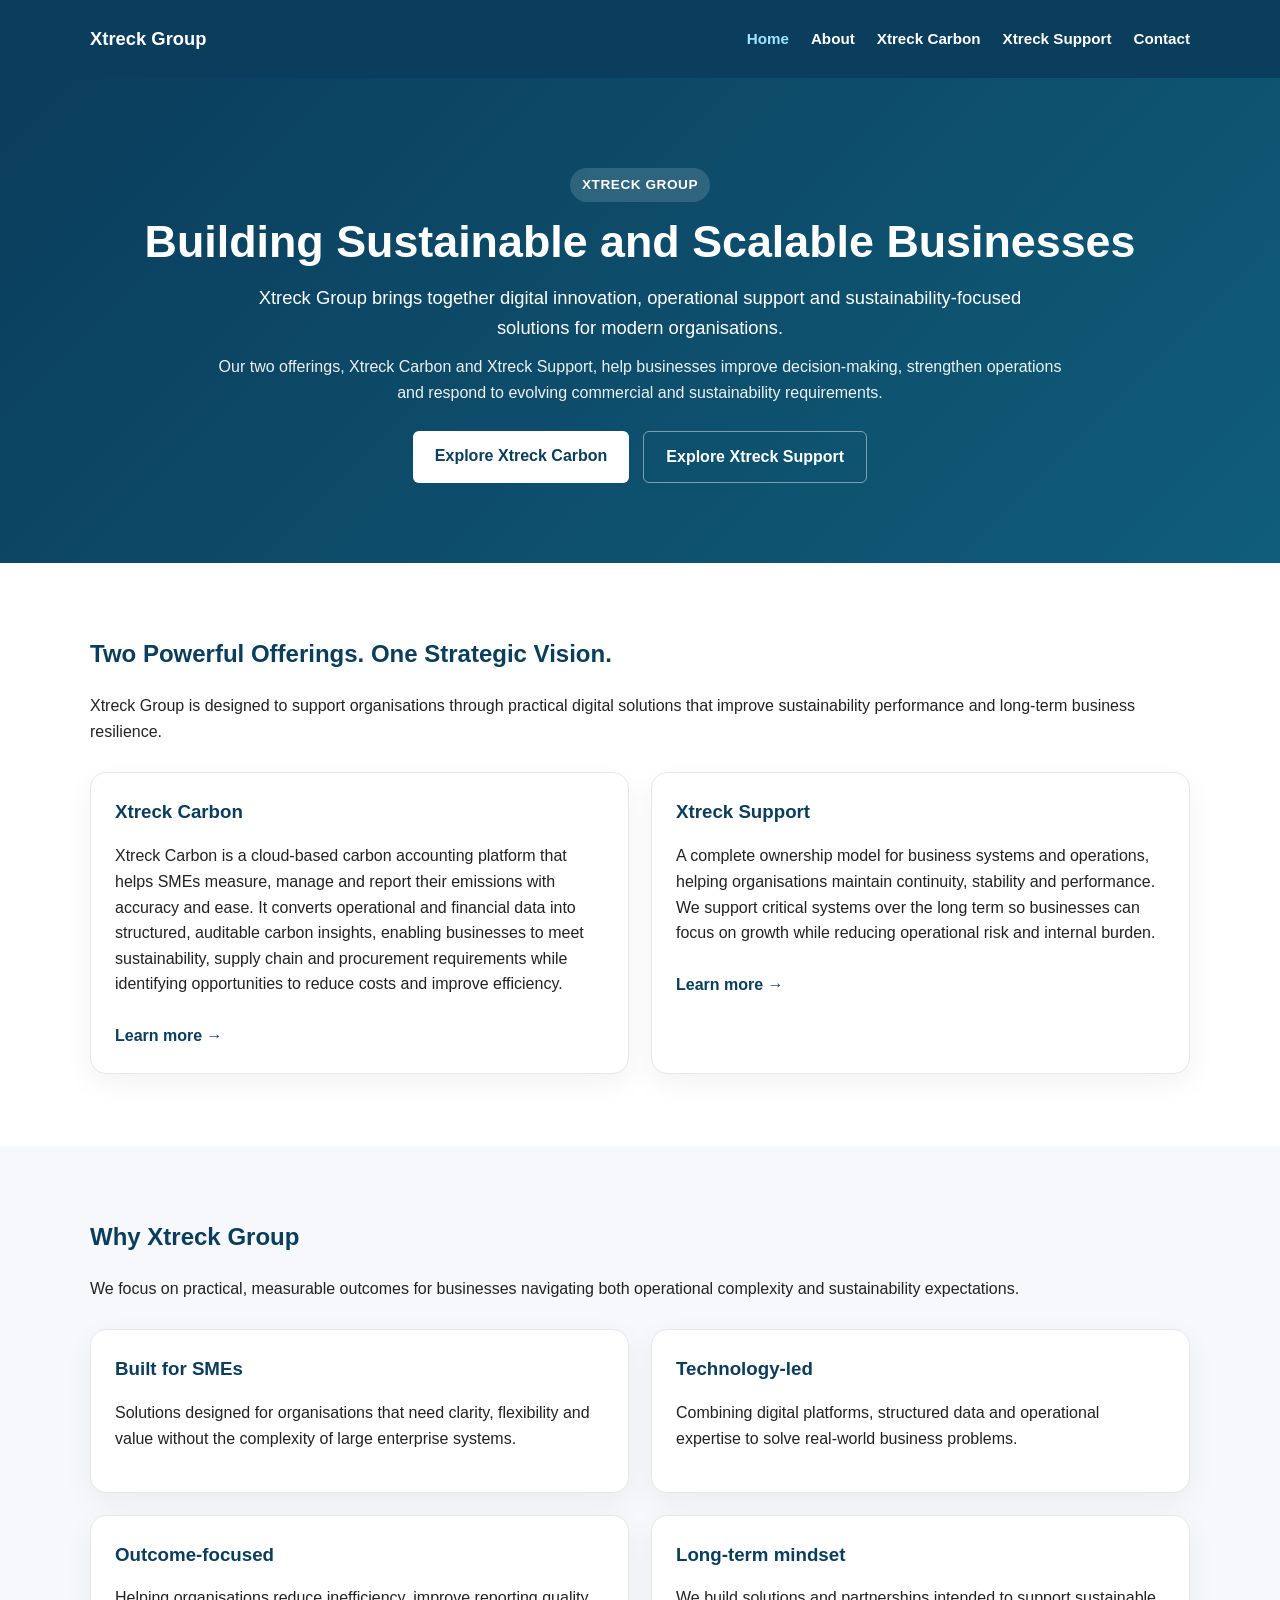
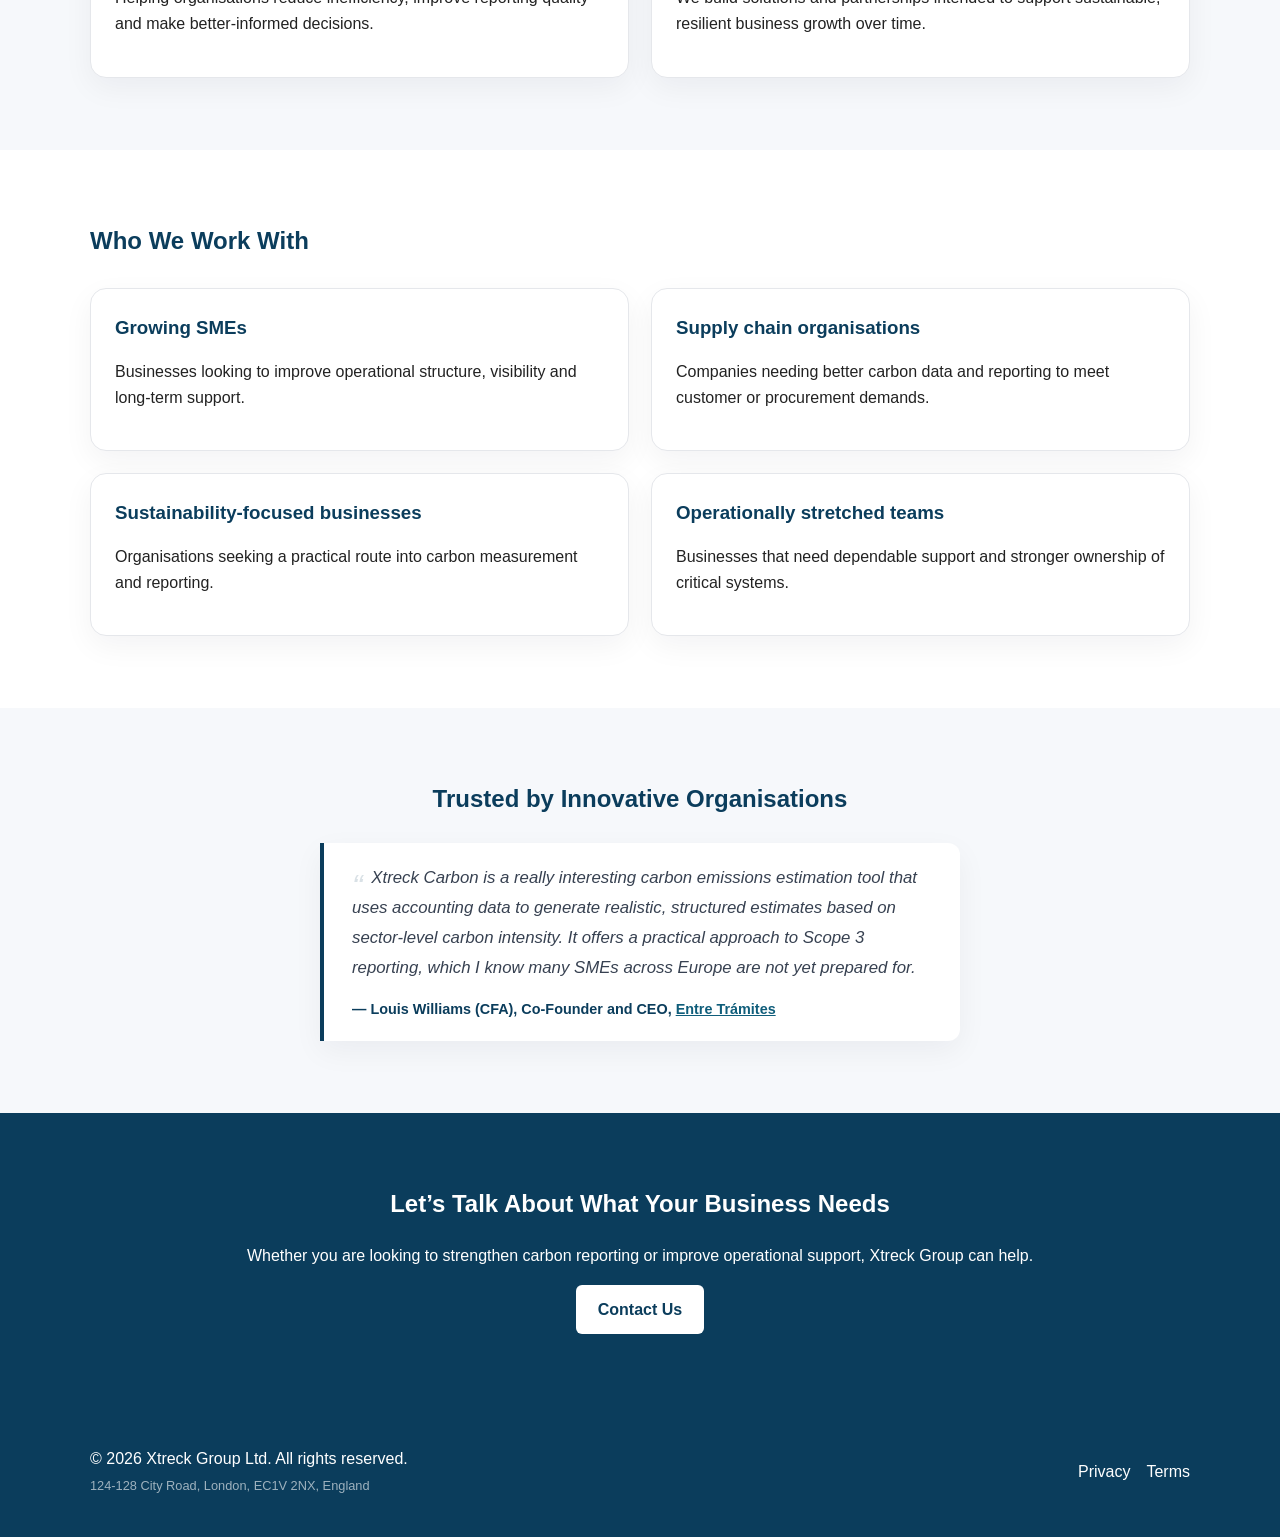
<file: index.html>
<!DOCTYPE html>
<html lang="en">
<head>
  <meta charset="UTF-8" />
  <meta name="viewport" content="width=device-width, initial-scale=1.0" />

  <title>Carbon Accounting and Business Systems Support for UK SMEs | Xtreck Group</title>
  <meta name="description" content="Xtreck Group helps UK SMEs measure and report carbon emissions and take long-term ownership of critical business systems. Carbon accounting plus operational support." />
  <link rel="canonical" href="https://xtreck.com/" />
  <meta name="robots" content="index, follow, max-snippet:-1, max-image-preview:large" />

  <meta property="og:type" content="website" />
  <meta property="og:site_name" content="Xtreck Group" />
  <meta property="og:locale" content="en_GB" />
  <meta property="og:url" content="https://xtreck.com/" />
  <meta property="og:title" content="Carbon Accounting and Business Systems Support for UK SMEs" />
  <meta property="og:description" content="Xtreck Group helps UK SMEs measure and report carbon emissions and take long-term ownership of critical business systems. Carbon accounting plus operational support." />
  <!-- TODO: create /og-image.png at 1200x630, then uncomment:
  <meta property="og:image" content="https://xtreck.com/og-image.png" />
  <meta name="twitter:card" content="summary_large_image" />
  -->

  <link rel="stylesheet" href="assets/css/style.css" />

  <script type="application/ld+json">
    {
      "@context": "https://schema.org",
      "@type": "Organization",
      "@id": "https://xtreck.com/#organization",
      "name": "Xtreck Group Ltd",
      "url": "https://xtreck.com/",
      "description": "Xtreck Group brings together Xtreck Carbon and Xtreck Support to help organisations improve sustainability performance and strengthen business operations.",
      "email": "contact@xtreck.com",
      "address": {
        "@type": "PostalAddress",
        "streetAddress": "124-128 City Road",
        "addressLocality": "London",
        "postalCode": "EC1V 2NX",
        "addressCountry": "GB"
      }
    }
  </script>
  <!-- TODO add to the Organization block above once you have them:
       "logo": "https://xtreck.com/assets/img/logo.png",
       "sameAs": ["<LinkedIn company page URL>"],
       "identifier": { "@type": "PropertyValue",
                       "name": "Companies House registration number",
                       "value": "<verify on Companies House>" }
  -->
  <script type="application/ld+json">
    {
      "@context": "https://schema.org",
      "@type": "WebSite",
      "@id": "https://xtreck.com/#website",
      "url": "https://xtreck.com/",
      "name": "Xtreck Group",
      "publisher": { "@id": "https://xtreck.com/#organization" },
      "inLanguage": "en-GB"
    }
  </script>
</head>
<body>
<header class="site-header">
  <div class="container header-inner">
    <a href="index.html" class="logo">Xtreck Group</a>

    <button class="nav-toggle" aria-label="Toggle navigation">☰</button>

    <nav class="site-nav">
      <a href="index.html" class="active">Home</a>
      <a href="about.html">About</a>
      <a href="xtreck-carbon.html">Xtreck Carbon</a>
      <a href="xtreck-support.html">Xtreck Support</a>
      <a href="contact.html">Contact</a>
    </nav>
  </div>
</header>

<main>
  <section class="hero hero-home">
    <div class="container">
      <span class="eyebrow">Xtreck Group</span>
      <h1>Building Sustainable and Scalable Businesses</h1>
      <p class="hero-text">
        Xtreck Group brings together digital innovation, operational support and
        sustainability-focused solutions for modern organisations.
      </p>
      <p class="hero-subtext">
        Our two offerings, Xtreck Carbon and Xtreck Support, help businesses improve
        decision-making, strengthen operations and respond to evolving commercial
        and sustainability requirements.
      </p>
      <div class="hero-actions">
        <a class="btn btn-primary" href="xtreck-carbon.html">Explore Xtreck Carbon</a>
        <a class="btn btn-secondary" href="xtreck-support.html">Explore Xtreck Support</a>
      </div>
    </div>
  </section>

  <section class="section">
    <div class="container">
      <div class="section-heading">
        <h2>Two Powerful Offerings. One Strategic Vision.</h2>
        <p>
          Xtreck Group is designed to support organisations through practical digital
          solutions that improve sustainability performance and long-term business resilience.
        </p>
      </div>

      <div class="feature-grid">
        <div class="feature-card">
          <h3>Xtreck Carbon</h3>
          <p>
            Xtreck Carbon is a cloud-based carbon accounting platform that helps SMEs measure, manage and report their emissions with accuracy and ease.
            It converts operational and financial data into structured,
            auditable carbon insights, enabling businesses to meet sustainability, supply chain and procurement requirements while identifying opportunities to reduce costs and improve efficiency.
          </p>
          <a class="text-link" href="xtreck-carbon.html">Learn more →</a>
        </div>

        <div class="feature-card">
          <h3>Xtreck Support</h3>
          <p>
            A complete ownership model for business systems and operations, helping
            organisations maintain continuity, stability and performance.
            We support critical systems over the long term so businesses can focus on growth
            while reducing operational risk and internal burden.
          </p>
          <a class="text-link" href="xtreck-support.html">Learn more →</a>
        </div>
      </div>
    </div>
  </section>

  <section class="section alt-section">
    <div class="container">
      <div class="section-heading">
        <h2>Why Xtreck Group</h2>
        <p>
          We focus on practical, measurable outcomes for businesses navigating both
          operational complexity and sustainability expectations.
        </p>
      </div>

      <div class="feature-grid">
        <div class="feature-card">
          <h3>Built for SMEs</h3>
          <p>
            Solutions designed for organisations that need clarity, flexibility and value
            without the complexity of large enterprise systems.
          </p>
        </div>
        <div class="feature-card">
          <h3>Technology-led</h3>
          <p>
            Combining digital platforms, structured data and operational expertise to solve
            real-world business problems.
          </p>
        </div>
        <div class="feature-card">
          <h3>Outcome-focused</h3>
          <p>
            Helping organisations reduce inefficiency, improve reporting quality and make
            better-informed decisions.
          </p>
        </div>
        <div class="feature-card">
          <h3>Long-term mindset</h3>
          <p>
            We build solutions and partnerships intended to support sustainable, resilient
            business growth over time.
          </p>
        </div>
      </div>
    </div>
  </section>

  <section class="section">
    <div class="container">
      <div class="section-heading">
        <h2>Who We Work With</h2>
      </div>

      <div class="feature-grid">
        <div class="feature-card">
          <h3>Growing SMEs</h3>
          <p>
            Businesses looking to improve operational structure, visibility and long-term support.
          </p>
        </div>
        <div class="feature-card">
          <h3>Supply chain organisations</h3>
          <p>
            Companies needing better carbon data and reporting to meet customer or procurement demands.
          </p>
        </div>
        <div class="feature-card">
          <h3>Sustainability-focused businesses</h3>
          <p>
            Organisations seeking a practical route into carbon measurement and reporting.
          </p>
        </div>
        <div class="feature-card">
          <h3>Operationally stretched teams</h3>
          <p>
            Businesses that need dependable support and stronger ownership of critical systems.
          </p>
        </div>
      </div>
    </div>
  </section>

  <!-- ADD NEW TESTIMONIAL SECTION HERE -->
  <section class="section alt-section">
    <div class="container narrow text-center">
      <h2>Trusted by Innovative Organisations</h2>
      <blockquote>
        <p>
          Xtreck Carbon is a really interesting carbon emissions estimation tool that
          uses accounting data to generate realistic, structured estimates based on
          sector-level carbon intensity. It offers a practical approach to Scope 3 reporting,
          which I know many SMEs across Europe are not yet prepared for.
        </p>
        <cite>— Louis Williams (CFA), Co-Founder and CEO,
          <a href="https://entretramites.com/en/" target="_blank" rel="noopener">Entre Trámites</a>
        </cite>
      </blockquote>
    </div>
  </section>


  <section class="section cta-section">
    <div class="container narrow text-center">
      <h2>Let’s Talk About What Your Business Needs</h2>
      <p>
        Whether you are looking to strengthen carbon reporting or improve operational
        support, Xtreck Group can help.
      </p>
      <a class="btn btn-primary" href="contact.html">Contact Us</a>
    </div>
  </section>
</main>

<footer class="site-footer">
  <div class="container footer-inner">
    <p>© 2026 Xtreck Group Ltd. All rights reserved.<br />
      <small>124-128 City Road, London, EC1V 2NX, England</small></p>
    <div class="footer-links">
      <a href="privacy.html">Privacy</a>
      <a href="terms.html">Terms</a>
    </div>
  </div>
</footer>

<script src="assets/js/main.js"></script>
</body>
</html>
</file>
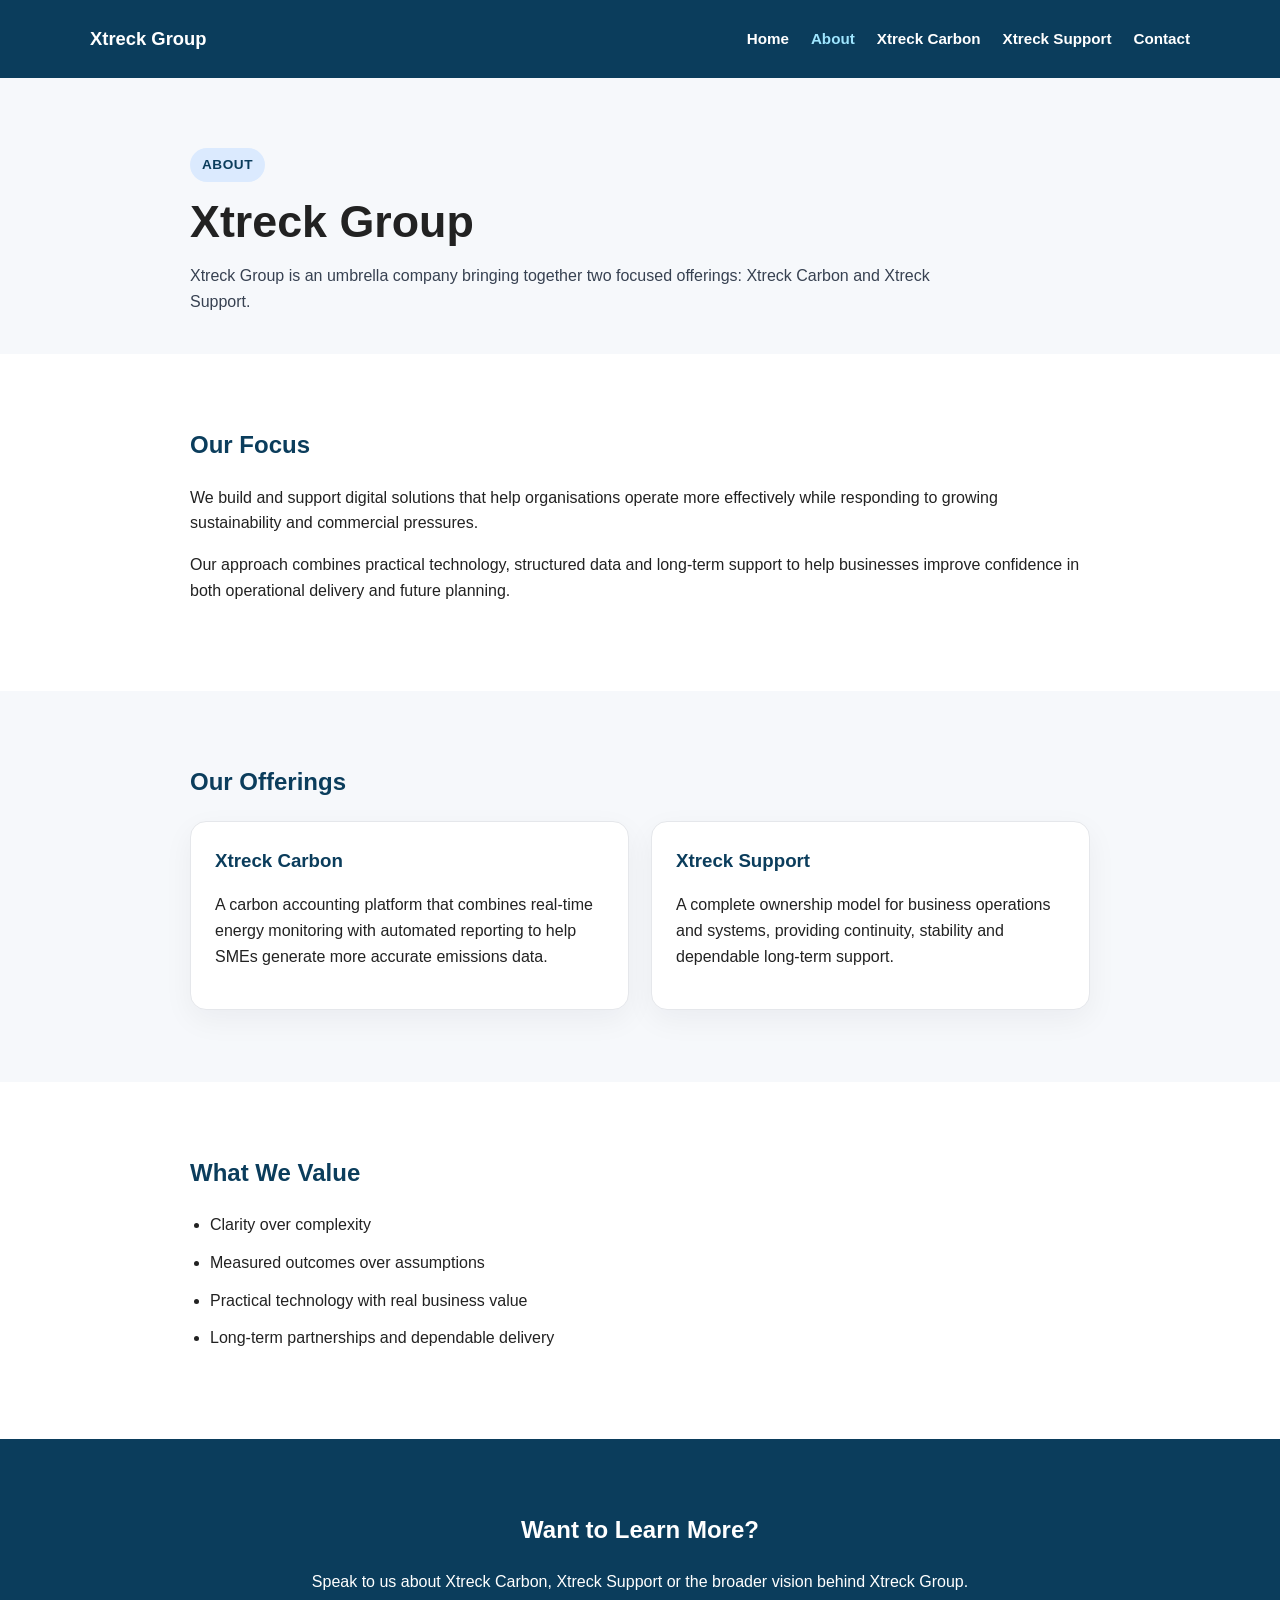
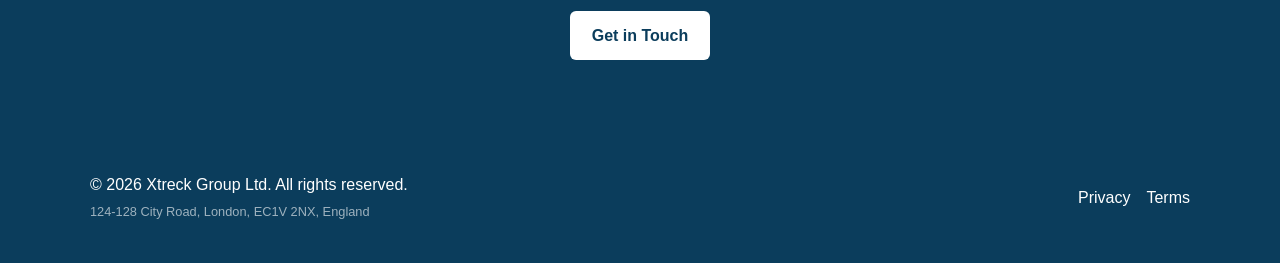
<file: about.html>
<!DOCTYPE html>
<html lang="en">
<head>
  <meta charset="UTF-8" />
  <meta name="viewport" content="width=device-width, initial-scale=1.0" />
  <title>About | Xtreck Group</title>
  <meta
          name="description"
          content="Learn about Xtreck Group and its two offerings: Xtreck Carbon and Xtreck Support."
  />
  <link rel="stylesheet" href="assets/css/style.css" />
</head>
<body>
<header class="site-header">
  <div class="container header-inner">
    <a href="index.html" class="logo">Xtreck Group</a>
    <button class="nav-toggle" aria-label="Toggle navigation">☰</button>

    <nav class="site-nav">
      <a href="index.html">Home</a>
      <a href="about.html" class="active">About</a>
      <a href="xtreck-carbon.html">Xtreck Carbon</a>
      <a href="xtreck-support.html">Xtreck Support</a>
      <a href="contact.html">Contact</a>
    </nav>
  </div>
</header>

<main>
  <section class="page-hero">
    <div class="container narrow">
      <span class="eyebrow dark">About</span>
      <h1>Xtreck Group</h1>
      <p>
        Xtreck Group is an umbrella company bringing together two focused offerings:
        Xtreck Carbon and Xtreck Support.
      </p>
    </div>
  </section>

  <section class="section">
    <div class="container narrow">
      <h2>Our Focus</h2>
      <p>
        We build and support digital solutions that help organisations operate more effectively
        while responding to growing sustainability and commercial pressures.
      </p>
      <p>
        Our approach combines practical technology, structured data and long-term support to
        help businesses improve confidence in both operational delivery and future planning.
      </p>
    </div>
  </section>

  <section class="section alt-section">
    <div class="container narrow">
      <h2>Our Offerings</h2>

      <div class="feature-grid">
        <div class="feature-card">
          <h3>Xtreck Carbon</h3>
          <p>
            A carbon accounting platform that combines real-time energy monitoring with
            automated reporting to help SMEs generate more accurate emissions data.
          </p>
        </div>
        <div class="feature-card">
          <h3>Xtreck Support</h3>
          <p>
            A complete ownership model for business operations and systems, providing
            continuity, stability and dependable long-term support.
          </p>
        </div>
      </div>
    </div>
  </section>

  <section class="section">
    <div class="container narrow">
      <h2>What We Value</h2>
      <ul class="styled-list">
        <li>Clarity over complexity</li>
        <li>Measured outcomes over assumptions</li>
        <li>Practical technology with real business value</li>
        <li>Long-term partnerships and dependable delivery</li>
      </ul>
    </div>
  </section>

  <section class="section cta-section">
    <div class="container narrow text-center">
      <h2>Want to Learn More?</h2>
      <p>
        Speak to us about Xtreck Carbon, Xtreck Support or the broader vision behind Xtreck Group.
      </p>
      <a class="btn btn-primary" href="contact.html">Get in Touch</a>
    </div>
  </section>
</main>

<footer class="site-footer">
  <div class="container footer-inner">
    <p>© 2026 Xtreck Group Ltd. All rights reserved.<br />
      <small>124-128 City Road, London, EC1V 2NX, England</small></p>
    <div class="footer-links">
      <a href="privacy.html">Privacy</a>
      <a href="terms.html">Terms</a>
    </div>
  </div>
</footer>

<script src="assets/js/main.js"></script>
</body>
</html>
</file>
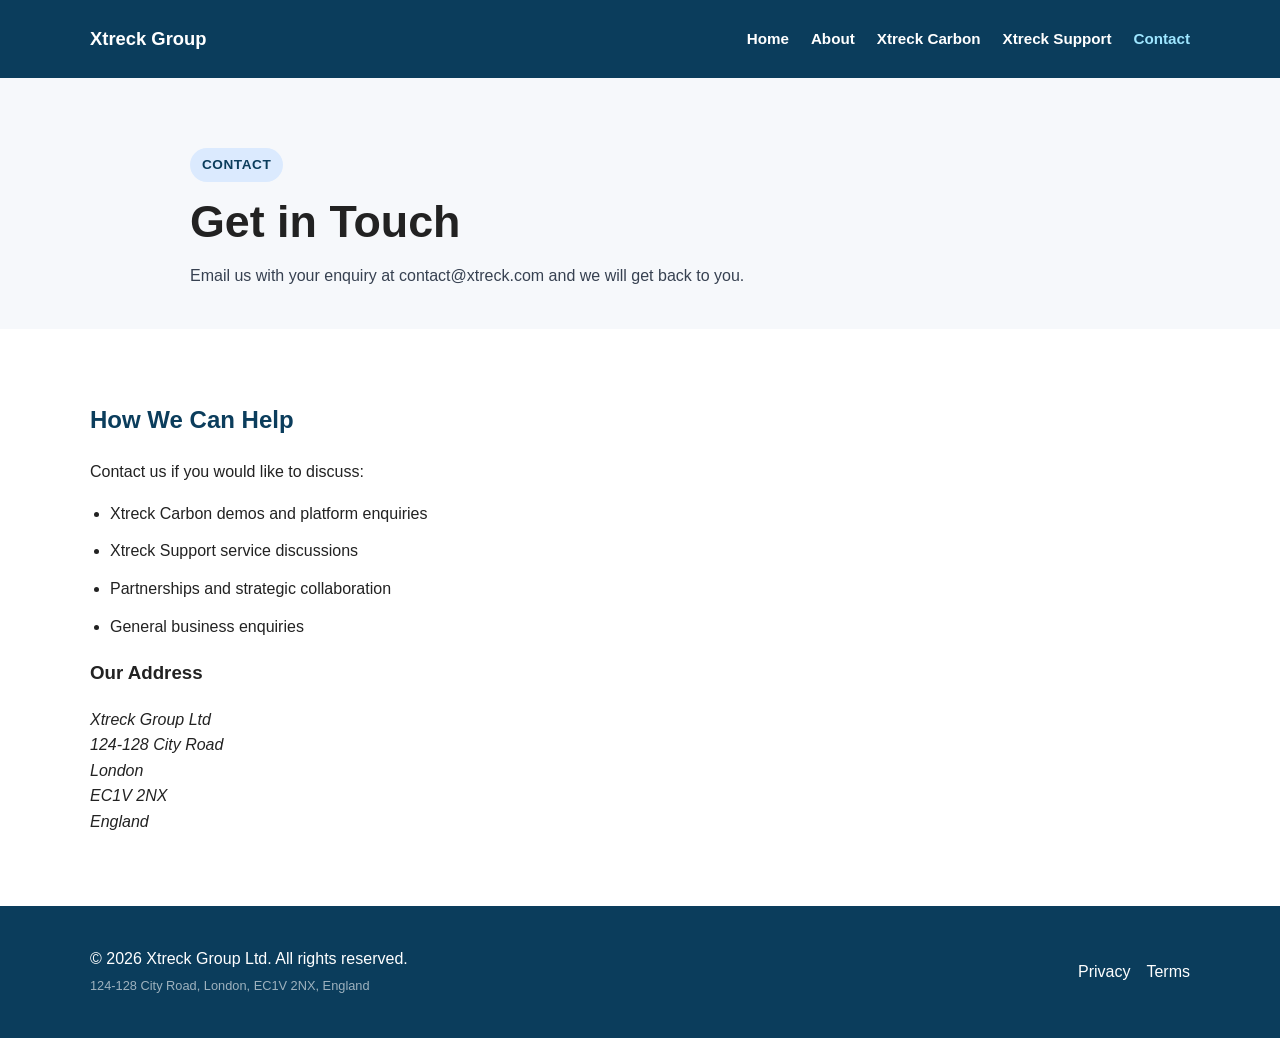
<file: contact.html>
<!DOCTYPE html>
<html lang="en">
<head>
  <meta charset="UTF-8" />
  <meta name="viewport" content="width=device-width, initial-scale=1.0" />
  <title>Contact | Xtreck Group</title>
  <meta
          name="description"
          content="Contact Xtreck Group about Xtreck Carbon, Xtreck Support or partnership opportunities."
  />
  <link rel="stylesheet" href="assets/css/style.css" />
</head>
<body>
<header class="site-header">
  <div class="container header-inner">
    <a href="index.html" class="logo">Xtreck Group</a>
    <button class="nav-toggle" aria-label="Toggle navigation">☰</button>

    <nav class="site-nav">
      <a href="index.html">Home</a>
      <a href="about.html">About</a>
      <a href="xtreck-carbon.html">Xtreck Carbon</a>
      <a href="xtreck-support.html">Xtreck Support</a>
      <a href="contact.html" class="active">Contact</a>
    </nav>
  </div>
</header>

<main>
  <section class="page-hero">
    <div class="container narrow">
      <span class="eyebrow dark">Contact</span>
      <h1>Get in Touch</h1>
      <p>
        Email us with your enquiry at contact@xtreck.com and we will get back to you.
      </p>
    </div>
  </section>

  <section class="section">
    <div class="container contact-grid">
      <div class="contact-copy">
        <h2>How We Can Help</h2>
        <p>
          Contact us if you would like to discuss:
        </p>
        <ul class="styled-list">
          <li>Xtreck Carbon demos and platform enquiries</li>
          <li>Xtreck Support service discussions</li>
          <li>Partnerships and strategic collaboration</li>
          <li>General business enquiries</li>
        </ul>
        <h3>Our Address</h3>
        <address>
          Xtreck Group Ltd<br />
          124-128 City Road<br />
          London<br />
          EC1V 2NX<br />
          England
        </address>
      </div>

    </div>
  </section>
</main>

<footer class="site-footer">
  <div class="container footer-inner">
    <p>© 2026 Xtreck Group Ltd. All rights reserved.<br />
      <small>124-128 City Road, London, EC1V 2NX, England</small></p>
    <div class="footer-links">
      <a href="privacy.html">Privacy</a>
      <a href="terms.html">Terms</a>
    </div>
  </div>
</footer>

<script src="assets/js/main.js"></script>
</body>
</html>
</file>
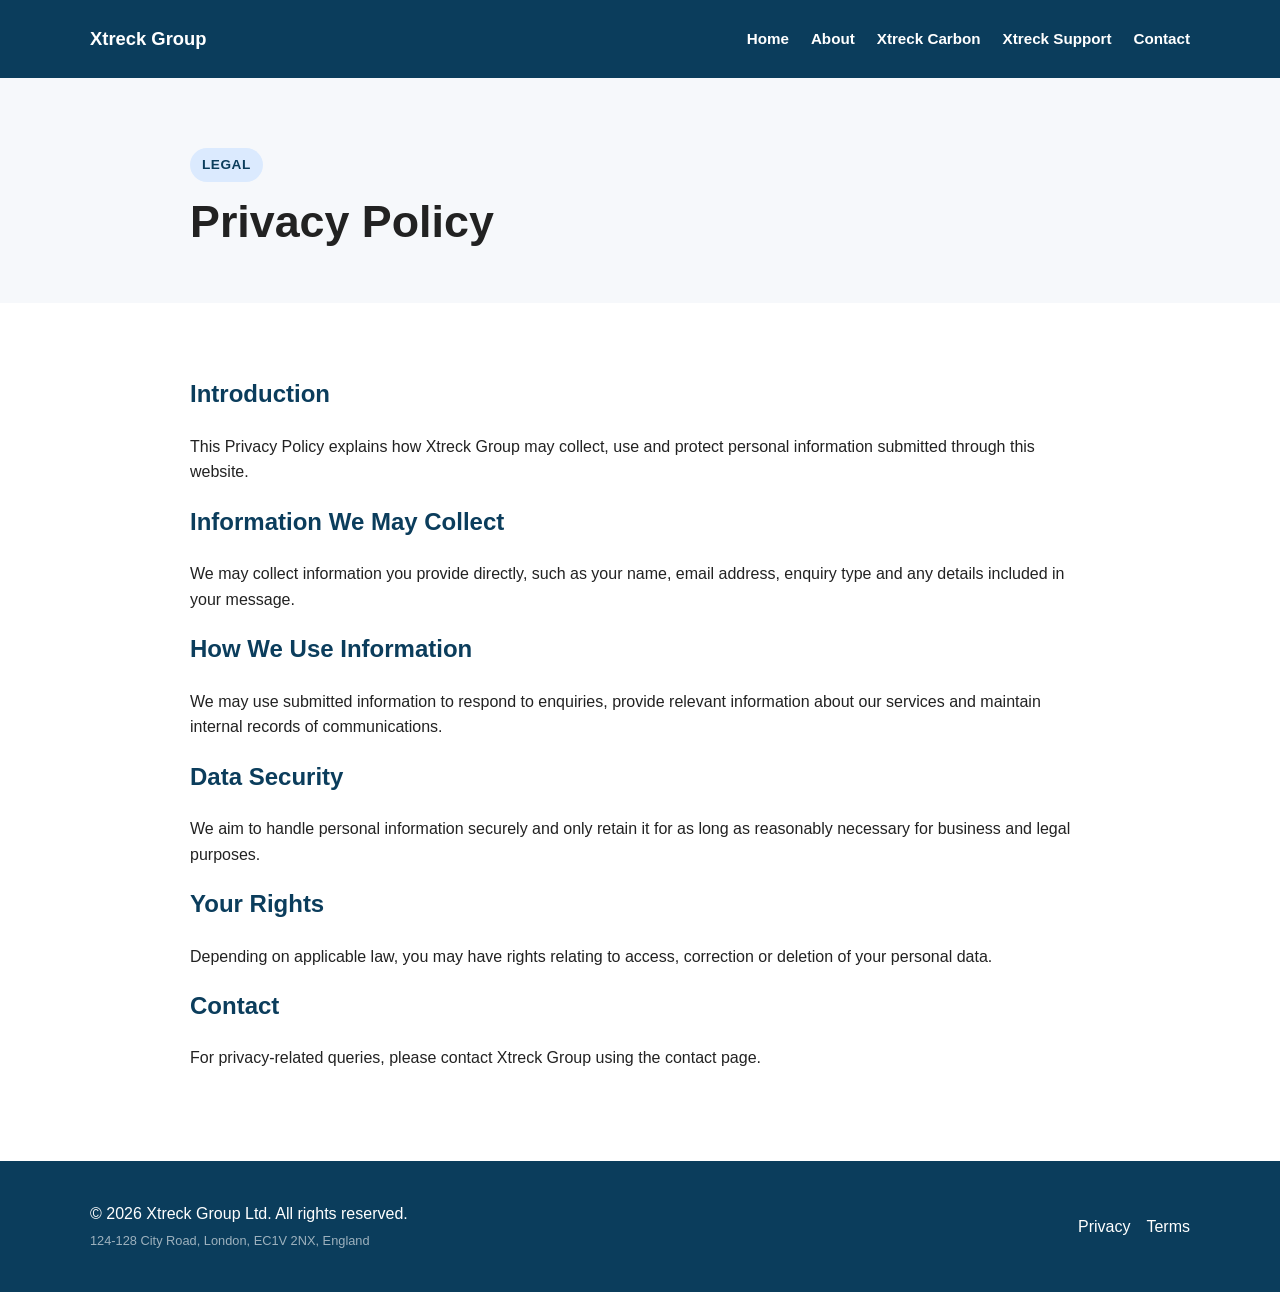
<file: privacy.html>
<!DOCTYPE html>
<html lang="en">
<head>
  <meta charset="UTF-8" />
  <meta name="viewport" content="width=device-width, initial-scale=1.0" />
  <title>Privacy Policy | Xtreck Group</title>
  <link rel="stylesheet" href="assets/css/style.css" />
</head>
<body>
<header class="site-header">
  <div class="container header-inner">
    <a href="index.html" class="logo">Xtreck Group</a>
    <button class="nav-toggle" aria-label="Toggle navigation">☰</button>

    <nav class="site-nav">
      <a href="index.html">Home</a>
      <a href="about.html">About</a>
      <a href="xtreck-carbon.html">Xtreck Carbon</a>
      <a href="xtreck-support.html">Xtreck Support</a>
      <a href="contact.html">Contact</a>
    </nav>
  </div>
</header>

<main>
  <section class="page-hero">
    <div class="container narrow">
      <span class="eyebrow dark">Legal</span>
      <h1>Privacy Policy</h1>
    </div>
  </section>

  <section class="section">
    <div class="container narrow legal-copy">
      <h2>Introduction</h2>
      <p>
        This Privacy Policy explains how Xtreck Group may collect, use and protect personal
        information submitted through this website.
      </p>

      <h2>Information We May Collect</h2>
      <p>
        We may collect information you provide directly, such as your name, email address,
        enquiry type and any details included in your message.
      </p>

      <h2>How We Use Information</h2>
      <p>
        We may use submitted information to respond to enquiries, provide relevant information
        about our services and maintain internal records of communications.
      </p>

      <h2>Data Security</h2>
      <p>
        We aim to handle personal information securely and only retain it for as long as
        reasonably necessary for business and legal purposes.
      </p>

      <h2>Your Rights</h2>
      <p>
        Depending on applicable law, you may have rights relating to access, correction or
        deletion of your personal data.
      </p>

      <h2>Contact</h2>
      <p>
        For privacy-related queries, please contact Xtreck Group using the contact page.
      </p>
    </div>
  </section>
</main>

<footer class="site-footer">
  <div class="container footer-inner">
    <p>© 2026 Xtreck Group Ltd. All rights reserved.<br />
      <small>124-128 City Road, London, EC1V 2NX, England</small></p>
    <div class="footer-links">
      <a href="privacy.html">Privacy</a>
      <a href="terms.html">Terms</a>
    </div>
  </div>
</footer>

<script src="assets/js/main.js"></script>
</body>
</html>
</file>
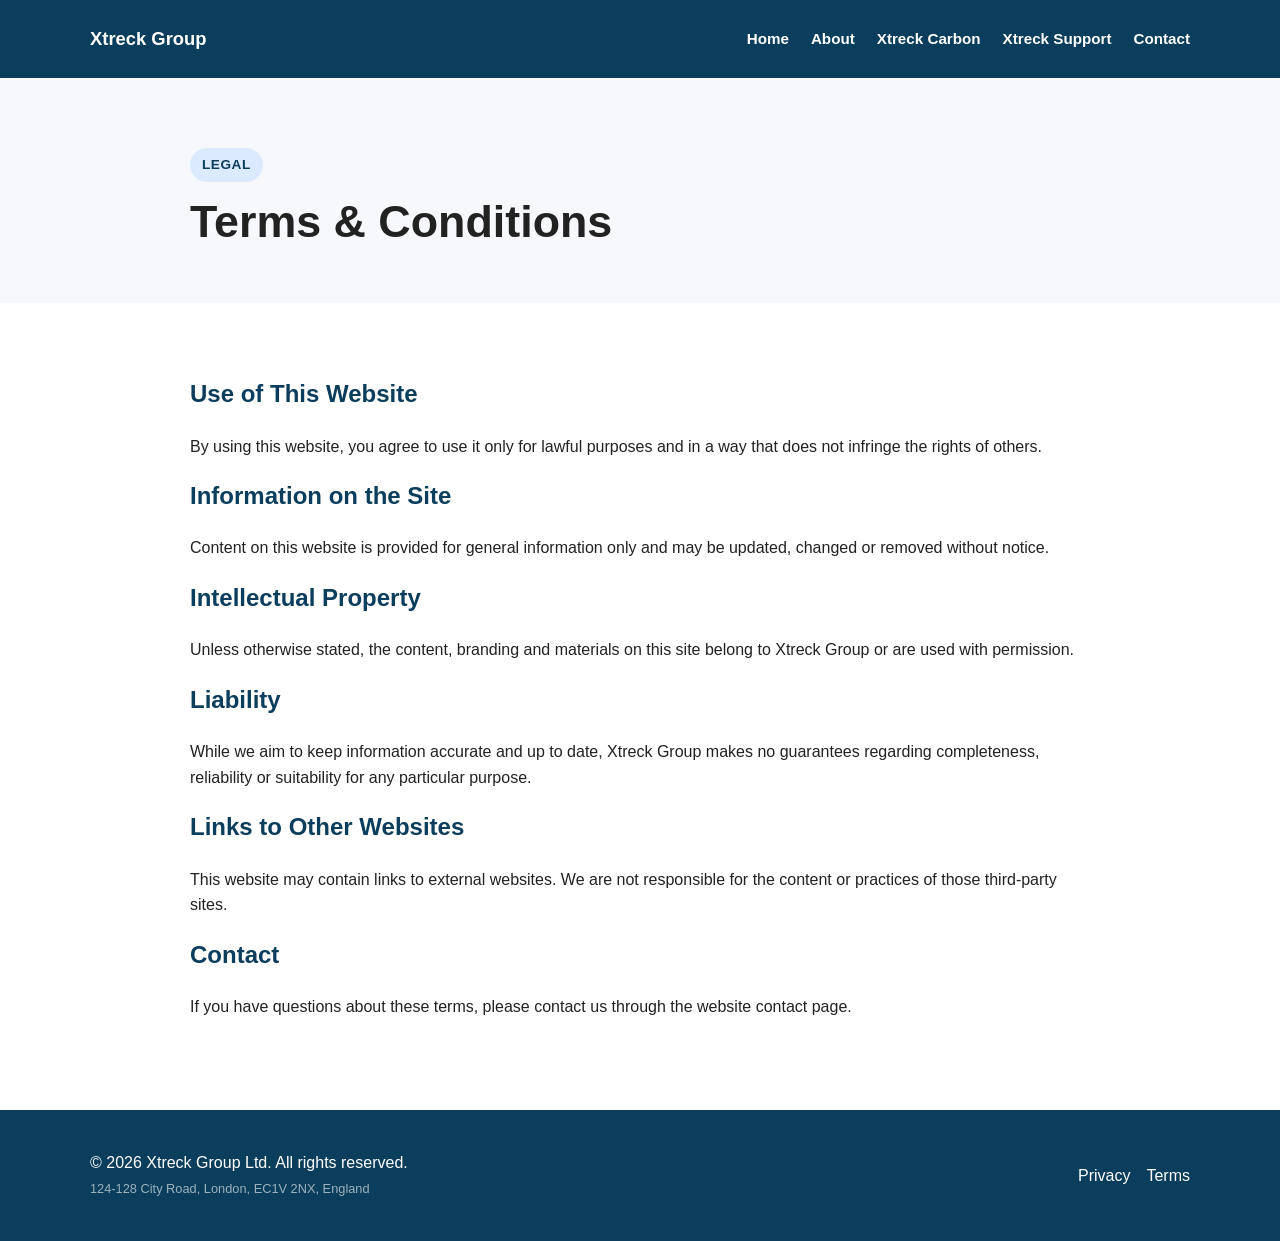
<file: terms.html>
<!DOCTYPE html>
<html lang="en">
<head>
  <meta charset="UTF-8" />
  <meta name="viewport" content="width=device-width, initial-scale=1.0" />
  <title>Terms & Conditions | Xtreck Group</title>
  <link rel="stylesheet" href="assets/css/style.css" />
</head>
<body>
<header class="site-header">
  <div class="container header-inner">
    <a href="index.html" class="logo">Xtreck Group</a>
    <button class="nav-toggle" aria-label="Toggle navigation">☰</button>

    <nav class="site-nav">
      <a href="index.html">Home</a>
      <a href="about.html">About</a>
      <a href="xtreck-carbon.html">Xtreck Carbon</a>
      <a href="xtreck-support.html">Xtreck Support</a>
      <a href="contact.html">Contact</a>
    </nav>
  </div>
</header>

<main>
  <section class="page-hero">
    <div class="container narrow">
      <span class="eyebrow dark">Legal</span>
      <h1>Terms & Conditions</h1>
    </div>
  </section>

  <section class="section">
    <div class="container narrow legal-copy">
      <h2>Use of This Website</h2>
      <p>
        By using this website, you agree to use it only for lawful purposes and in a way that
        does not infringe the rights of others.
      </p>

      <h2>Information on the Site</h2>
      <p>
        Content on this website is provided for general information only and may be updated,
        changed or removed without notice.
      </p>

      <h2>Intellectual Property</h2>
      <p>
        Unless otherwise stated, the content, branding and materials on this site belong to
        Xtreck Group or are used with permission.
      </p>

      <h2>Liability</h2>
      <p>
        While we aim to keep information accurate and up to date, Xtreck Group makes no
        guarantees regarding completeness, reliability or suitability for any particular purpose.
      </p>

      <h2>Links to Other Websites</h2>
      <p>
        This website may contain links to external websites. We are not responsible for the
        content or practices of those third-party sites.
      </p>

      <h2>Contact</h2>
      <p>
        If you have questions about these terms, please contact us through the website contact page.
      </p>
    </div>
  </section>
</main>

<footer class="site-footer">
  <div class="container footer-inner">
    <p>© 2026 Xtreck Group Ltd. All rights reserved.<br />
      <small>124-128 City Road, London, EC1V 2NX, England</small></p>
    <div class="footer-links">
      <a href="privacy.html">Privacy</a>
      <a href="terms.html">Terms</a>
    </div>
  </div>
</footer>

<script src="assets/js/main.js"></script>
</body>
</html>
</file>
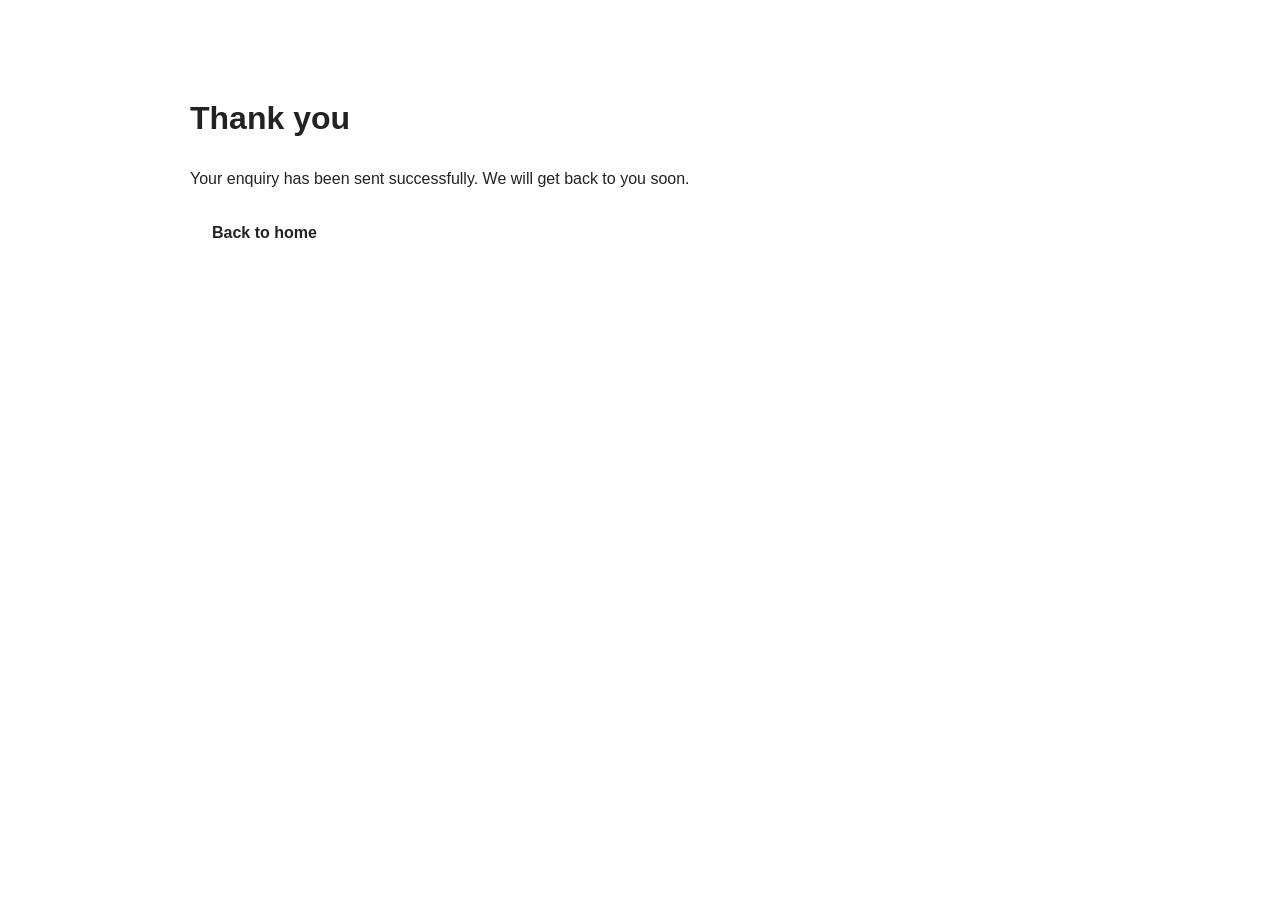
<file: thank-you.html>
<!DOCTYPE html>
<html lang="en">
<head>
  <meta charset="UTF-8" />
  <meta name="viewport" content="width=device-width, initial-scale=1.0" />
  <title>Thank You | Xtreck Group</title>
  <link rel="stylesheet" href="assets/css/style.css" />
</head>
<body>
<main class="section">
  <div class="container narrow">
    <h1>Thank you</h1>
    <p>Your enquiry has been sent successfully. We will get back to you soon.</p>
    <a href="index.html" class="btn">Back to home</a>
  </div>
</main>
</body>
</html>
</file>
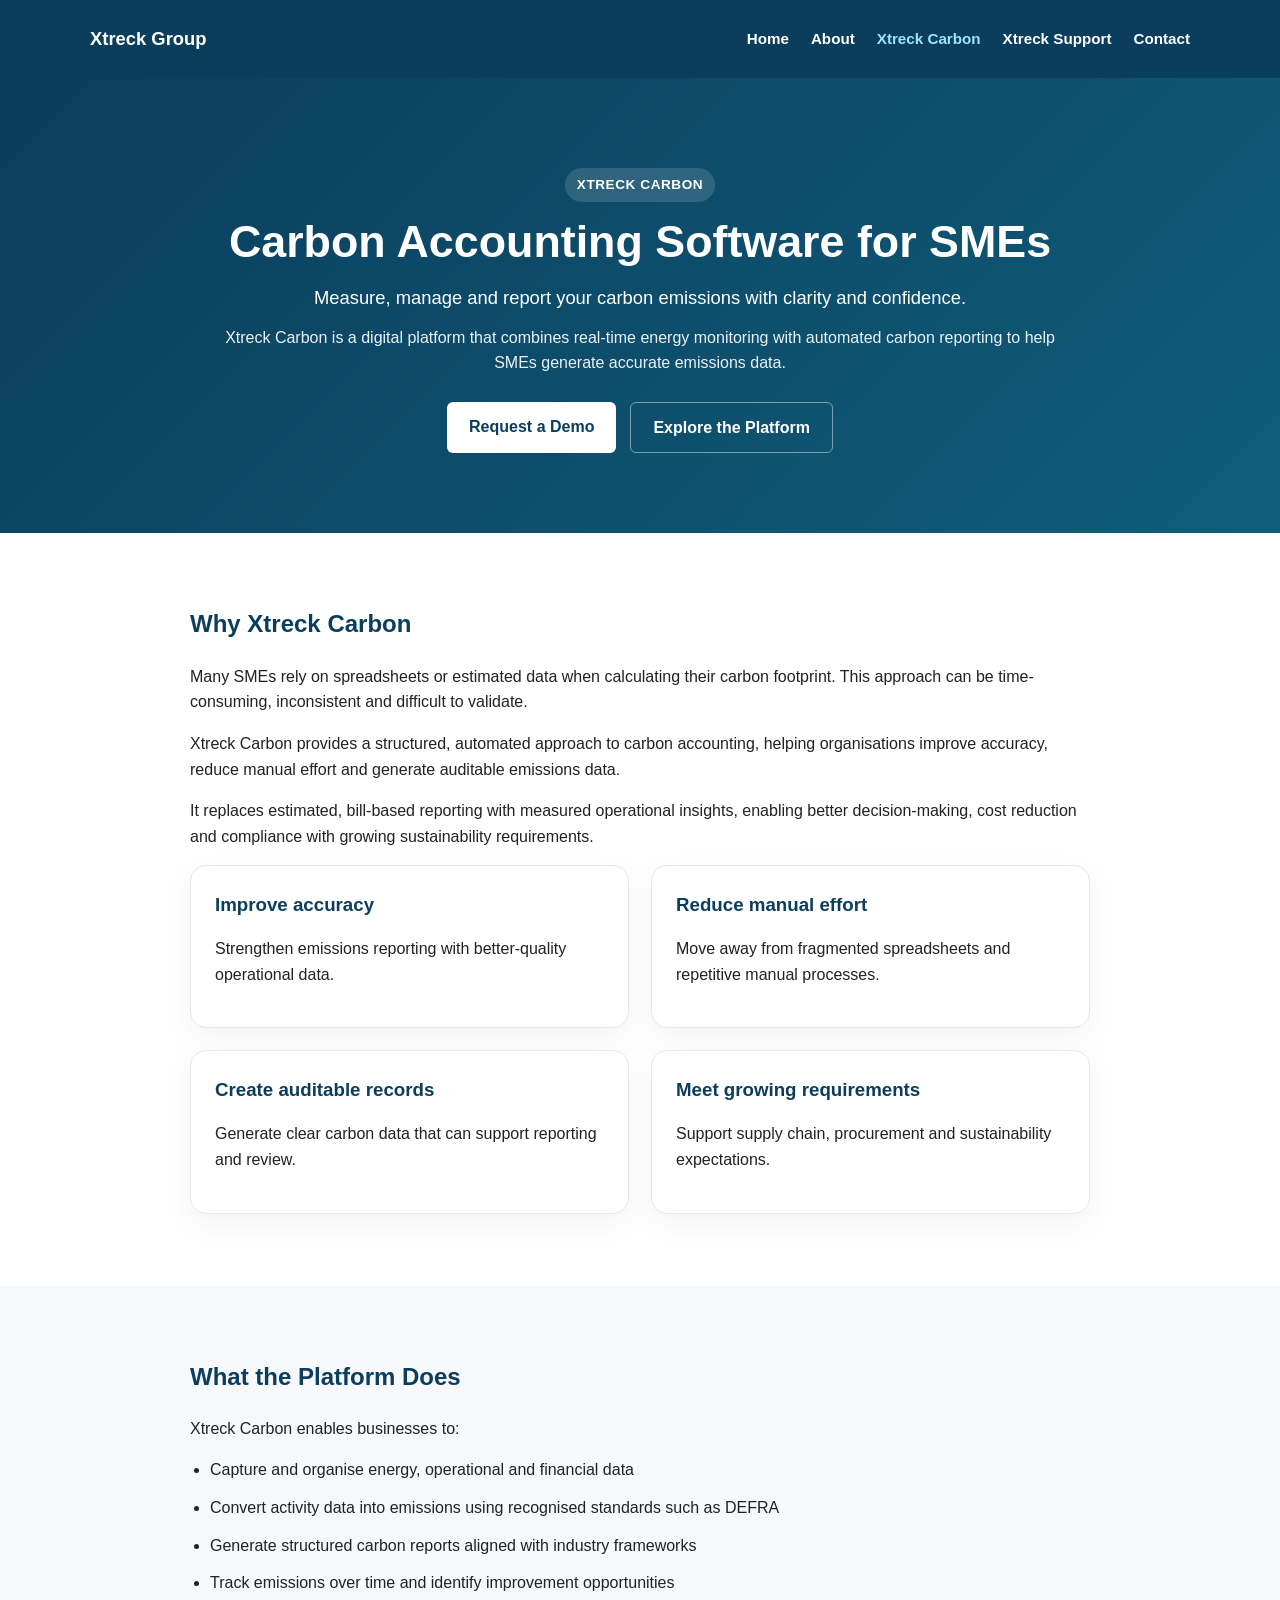
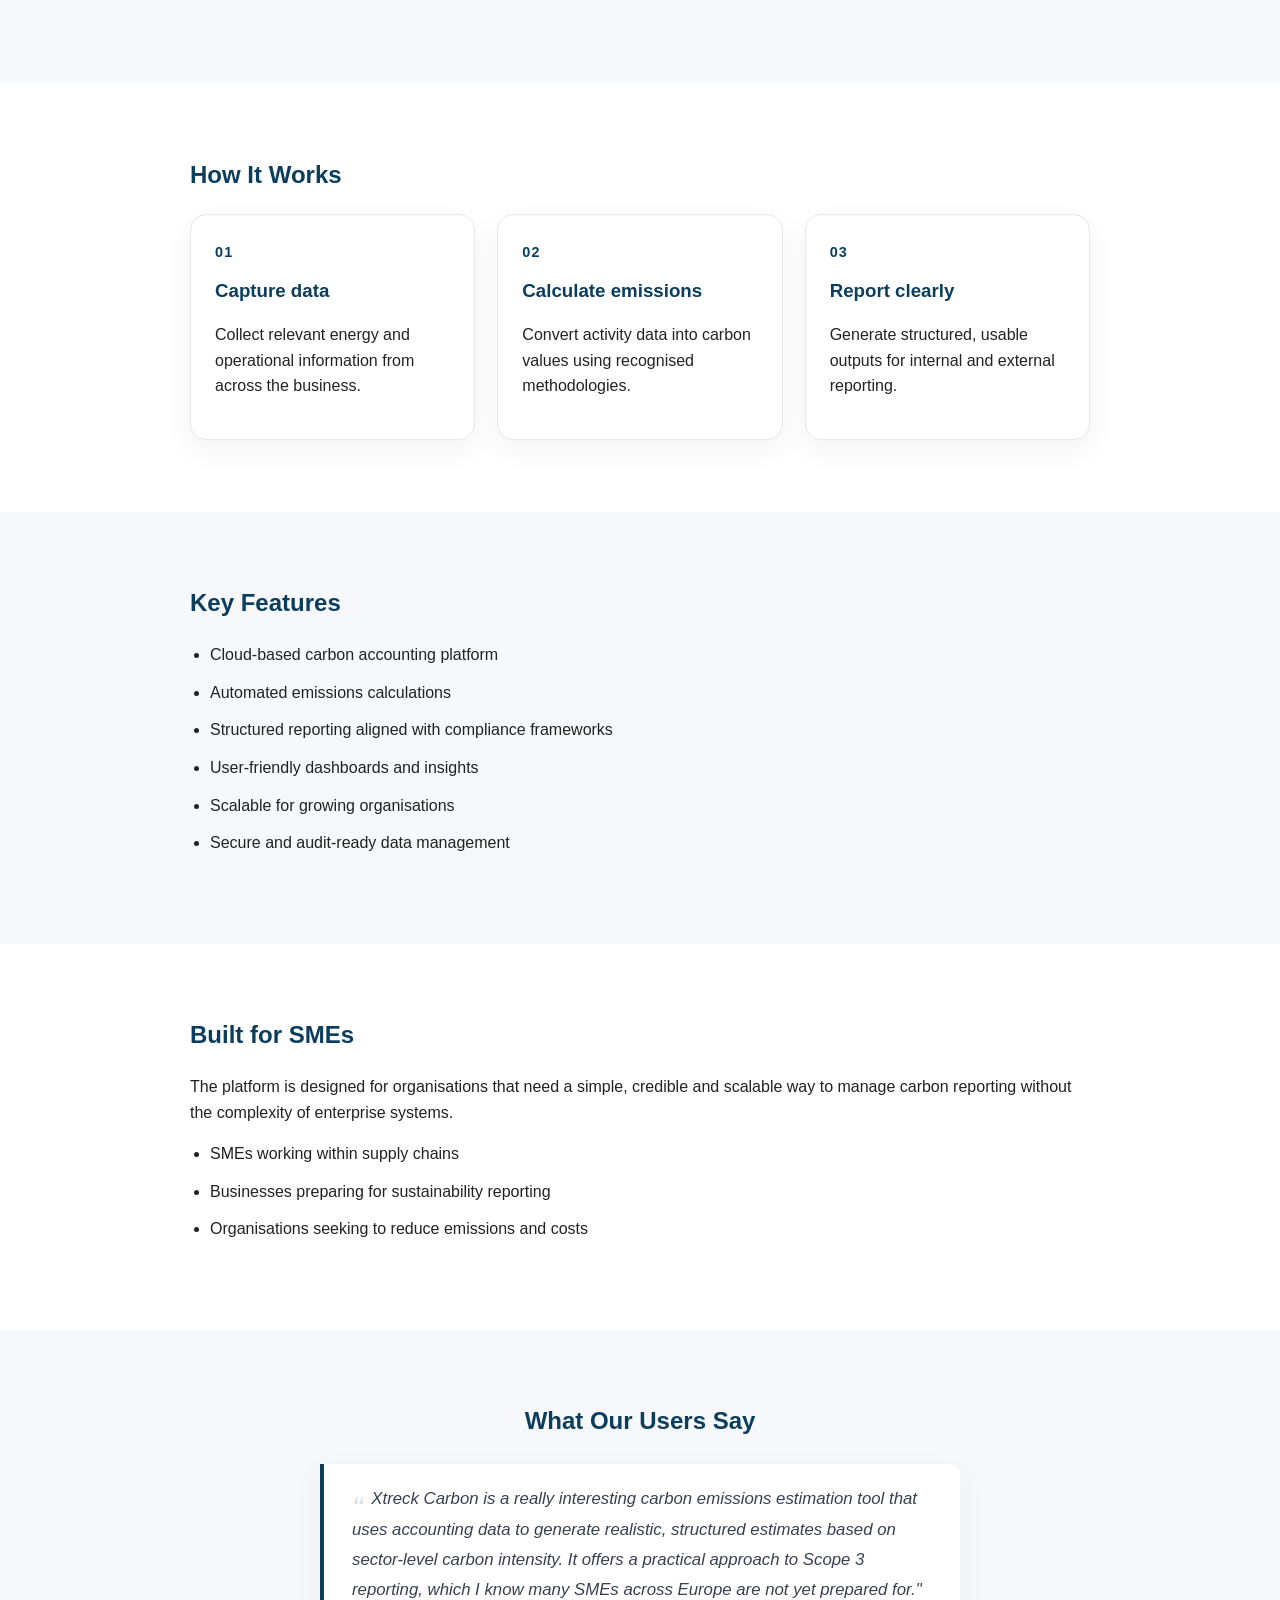
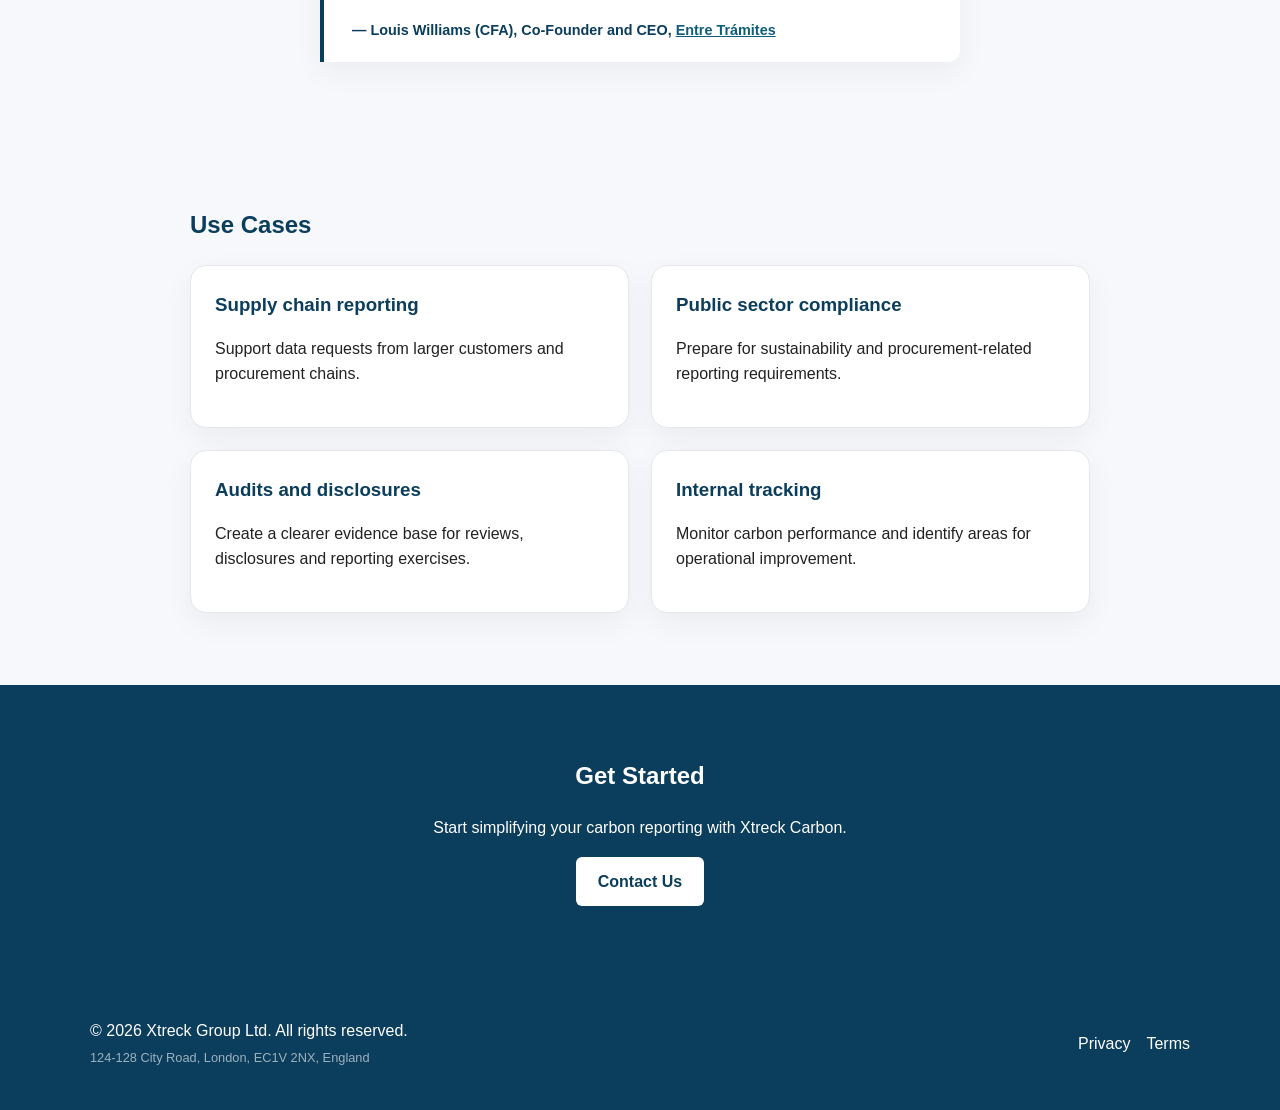
<file: xtreck-carbon.html>
<!DOCTYPE html>
<html lang="en">
<head>
  <meta charset="UTF-8" />
  <meta name="viewport" content="width=device-width, initial-scale=1.0" />
  <title>Xtreck Carbon | Xtreck Group</title>
  <meta
          name="description"
          content="Xtreck Carbon helps SMEs measure, manage and report carbon emissions with automated reporting, accurate data capture and clear operational insights."
  />
  <link rel="stylesheet" href="assets/css/style.css" />
</head>
<body>
<header class="site-header">
  <div class="container header-inner">
    <a href="index.html" class="logo">Xtreck Group</a>

    <button class="nav-toggle" aria-label="Toggle navigation">☰</button>

    <nav class="site-nav">
      <a href="index.html">Home</a>
      <a href="about.html">About</a>
      <a href="xtreck-carbon.html" class="active">Xtreck Carbon</a>
      <a href="xtreck-support.html">Xtreck Support</a>
      <a href="contact.html">Contact</a>
    </nav>
  </div>
</header>

<main>
  <section class="hero hero-carbon">
    <div class="container">
      <span class="eyebrow">Xtreck Carbon</span>
      <h1>Carbon Accounting Software for SMEs</h1>
      <p class="hero-text">
        Measure, manage and report your carbon emissions with clarity and confidence.
      </p>
      <p class="hero-subtext">
        Xtreck Carbon is a digital platform that combines real-time energy monitoring with
        automated carbon reporting to help SMEs generate accurate emissions data.
      </p>
      <div class="hero-actions">
        <a class="btn btn-primary" href="contact.html">Request a Demo</a>
        <a class="btn btn-secondary" href="#platform-overview">Explore the Platform</a>
      </div>
    </div>
  </section>

  <section class="section">
    <div class="container narrow">
      <h2>Why Xtreck Carbon</h2>
      <p>
        Many SMEs rely on spreadsheets or estimated data when calculating their carbon
        footprint. This approach can be time-consuming, inconsistent and difficult to validate.
      </p>
      <p>
        Xtreck Carbon provides a structured, automated approach to carbon accounting,
        helping organisations improve accuracy, reduce manual effort and generate auditable
        emissions data.
      </p>
      <p>
        It replaces estimated, bill-based reporting with measured operational insights,
        enabling better decision-making, cost reduction and compliance with growing
        sustainability requirements.
      </p>

      <div class="feature-grid">
        <div class="feature-card">
          <h3>Improve accuracy</h3>
          <p>Strengthen emissions reporting with better-quality operational data.</p>
        </div>
        <div class="feature-card">
          <h3>Reduce manual effort</h3>
          <p>Move away from fragmented spreadsheets and repetitive manual processes.</p>
        </div>
        <div class="feature-card">
          <h3>Create auditable records</h3>
          <p>Generate clear carbon data that can support reporting and review.</p>
        </div>
        <div class="feature-card">
          <h3>Meet growing requirements</h3>
          <p>Support supply chain, procurement and sustainability expectations.</p>
        </div>
      </div>
    </div>
  </section>

  <section class="section alt-section" id="platform-overview">
    <div class="container narrow">
      <h2>What the Platform Does</h2>
      <p>Xtreck Carbon enables businesses to:</p>
      <ul class="styled-list">
        <li>Capture and organise energy, operational and financial data</li>
        <li>Convert activity data into emissions using recognised standards such as DEFRA</li>
        <li>Generate structured carbon reports aligned with industry frameworks</li>
        <li>Track emissions over time and identify improvement opportunities</li>
      </ul>
    </div>
  </section>

  <section class="section">
    <div class="container narrow">
      <h2>How It Works</h2>
      <div class="steps-grid">
        <div class="step-card">
          <span class="step-number">01</span>
          <h3>Capture data</h3>
          <p>Collect relevant energy and operational information from across the business.</p>
        </div>
        <div class="step-card">
          <span class="step-number">02</span>
          <h3>Calculate emissions</h3>
          <p>Convert activity data into carbon values using recognised methodologies.</p>
        </div>
        <div class="step-card">
          <span class="step-number">03</span>
          <h3>Report clearly</h3>
          <p>Generate structured, usable outputs for internal and external reporting.</p>
        </div>
      </div>
    </div>
  </section>

  <section class="section alt-section">
    <div class="container narrow">
      <h2>Key Features</h2>
      <ul class="styled-list">
        <li>Cloud-based carbon accounting platform</li>
        <li>Automated emissions calculations</li>
        <li>Structured reporting aligned with compliance frameworks</li>
        <li>User-friendly dashboards and insights</li>
        <li>Scalable for growing organisations</li>
        <li>Secure and audit-ready data management</li>
      </ul>
    </div>
  </section>

  <section class="section">
    <div class="container narrow">
      <h2>Built for SMEs</h2>
      <p>
        The platform is designed for organisations that need a simple, credible and scalable
        way to manage carbon reporting without the complexity of enterprise systems.
      </p>
      <ul class="styled-list">
        <li>SMEs working within supply chains</li>
        <li>Businesses preparing for sustainability reporting</li>
        <li>Organisations seeking to reduce emissions and costs</li>
      </ul>
    </div>
  </section>

  <section class="section alt-section">
    <div class="container narrow text-center">
      <h2>What Our Users Say</h2>
      <blockquote>
        <p>
          Xtreck Carbon is a really interesting carbon emissions estimation tool that
          uses accounting data to generate realistic, structured estimates based on
          sector-level carbon intensity. It offers a practical approach to Scope 3 reporting,
          which I know many SMEs across Europe are not yet prepared for."
        </p>
        <cite>— Louis Williams (CFA), Co-Founder and CEO,
          <a href="https://entretramites.com/en/" target="_blank" rel="noopener">Entre Trámites</a>
        </cite>
      </blockquote>
    </div>
  </section>

  <section class="section alt-section">
    <div class="container narrow">
      <h2>Use Cases</h2>
      <div class="feature-grid">
        <div class="feature-card">
          <h3>Supply chain reporting</h3>
          <p>Support data requests from larger customers and procurement chains.</p>
        </div>
        <div class="feature-card">
          <h3>Public sector compliance</h3>
          <p>Prepare for sustainability and procurement-related reporting requirements.</p>
        </div>
        <div class="feature-card">
          <h3>Audits and disclosures</h3>
          <p>Create a clearer evidence base for reviews, disclosures and reporting exercises.</p>
        </div>
        <div class="feature-card">
          <h3>Internal tracking</h3>
          <p>Monitor carbon performance and identify areas for operational improvement.</p>
        </div>
      </div>
    </div>
  </section>

  <section class="section cta-section">
    <div class="container narrow text-center">
      <h2>Get Started</h2>
      <p>
        Start simplifying your carbon reporting with Xtreck Carbon.
      </p>
      <a class="btn btn-primary" href="contact.html">Contact Us</a>
    </div>
  </section>
</main>

<footer class="site-footer">
  <div class="container footer-inner">
    <p>© 2026 Xtreck Group Ltd. All rights reserved.<br />
      <small>124-128 City Road, London, EC1V 2NX, England</small></p>
    <div class="footer-links">
      <a href="privacy.html">Privacy</a>
      <a href="terms.html">Terms</a>
    </div>
  </div>
</footer>

<script src="assets/js/main.js"></script>
</body>
</html>
</file>
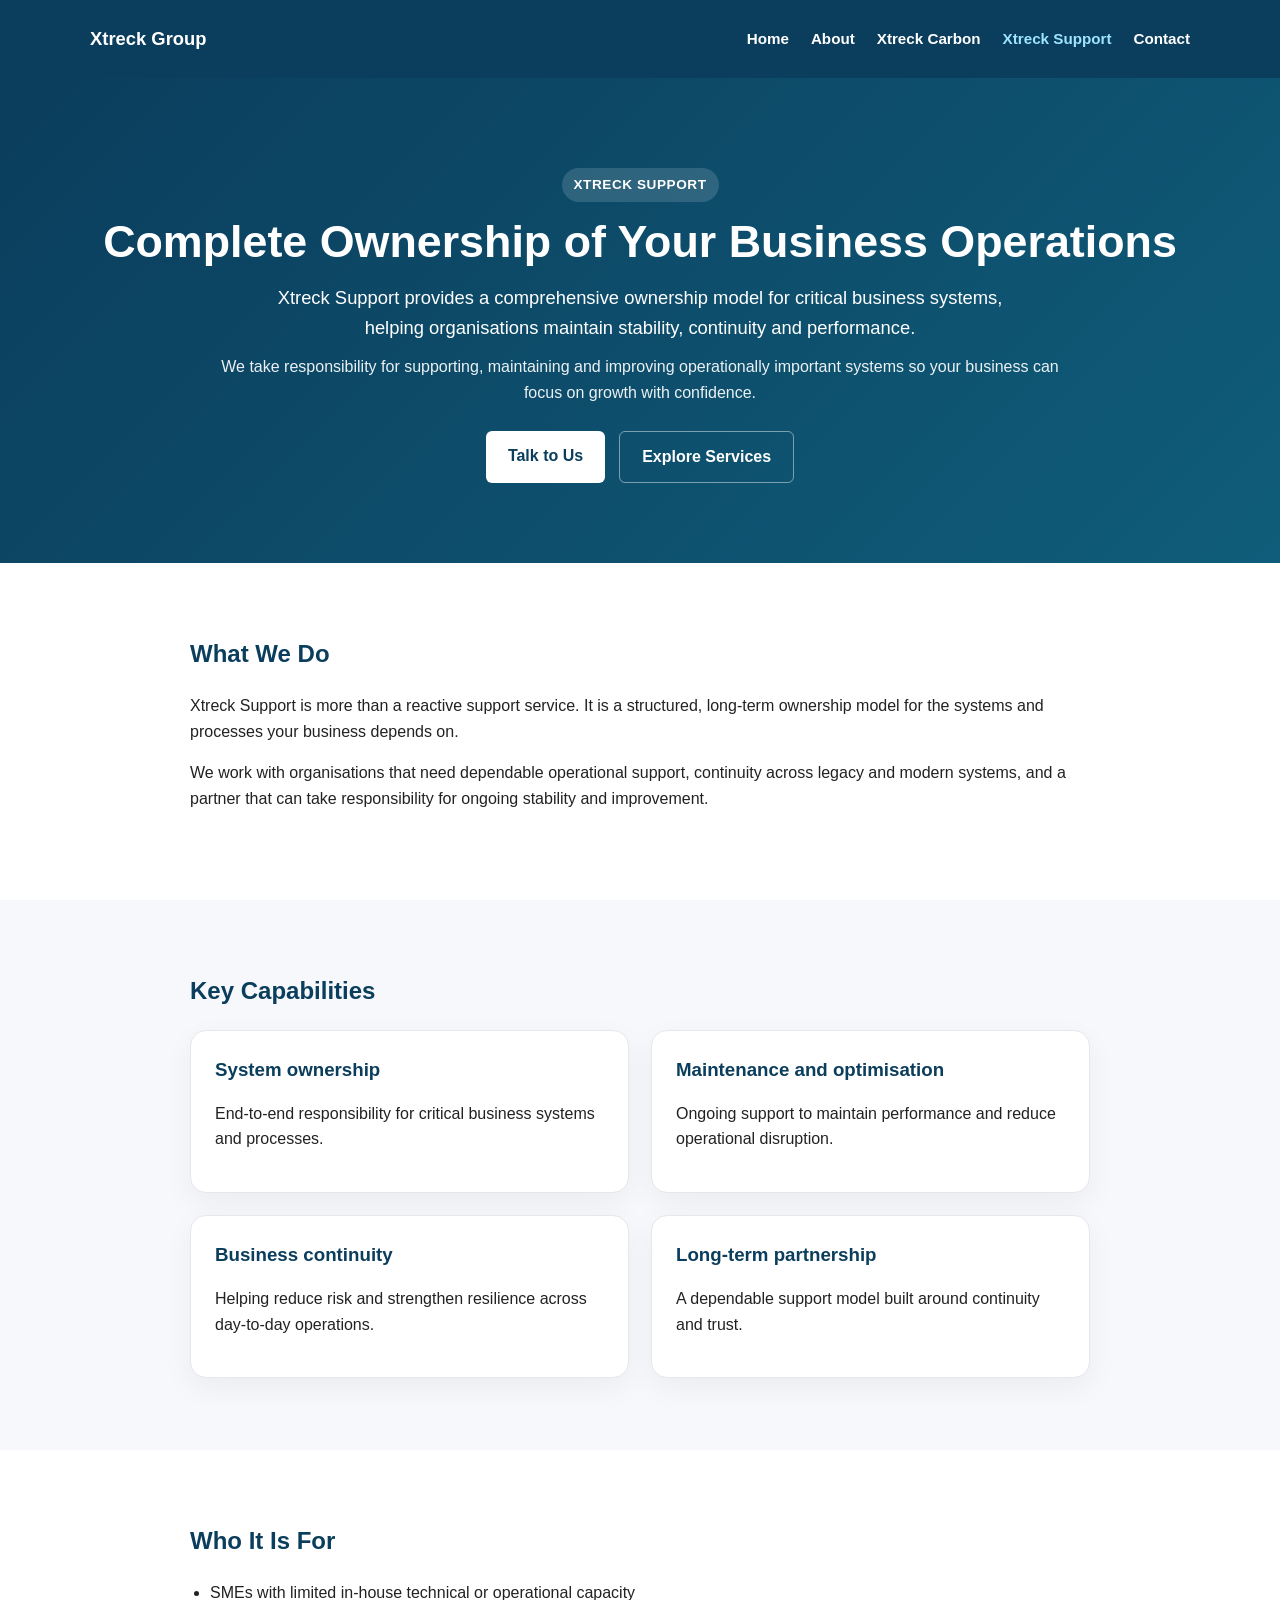
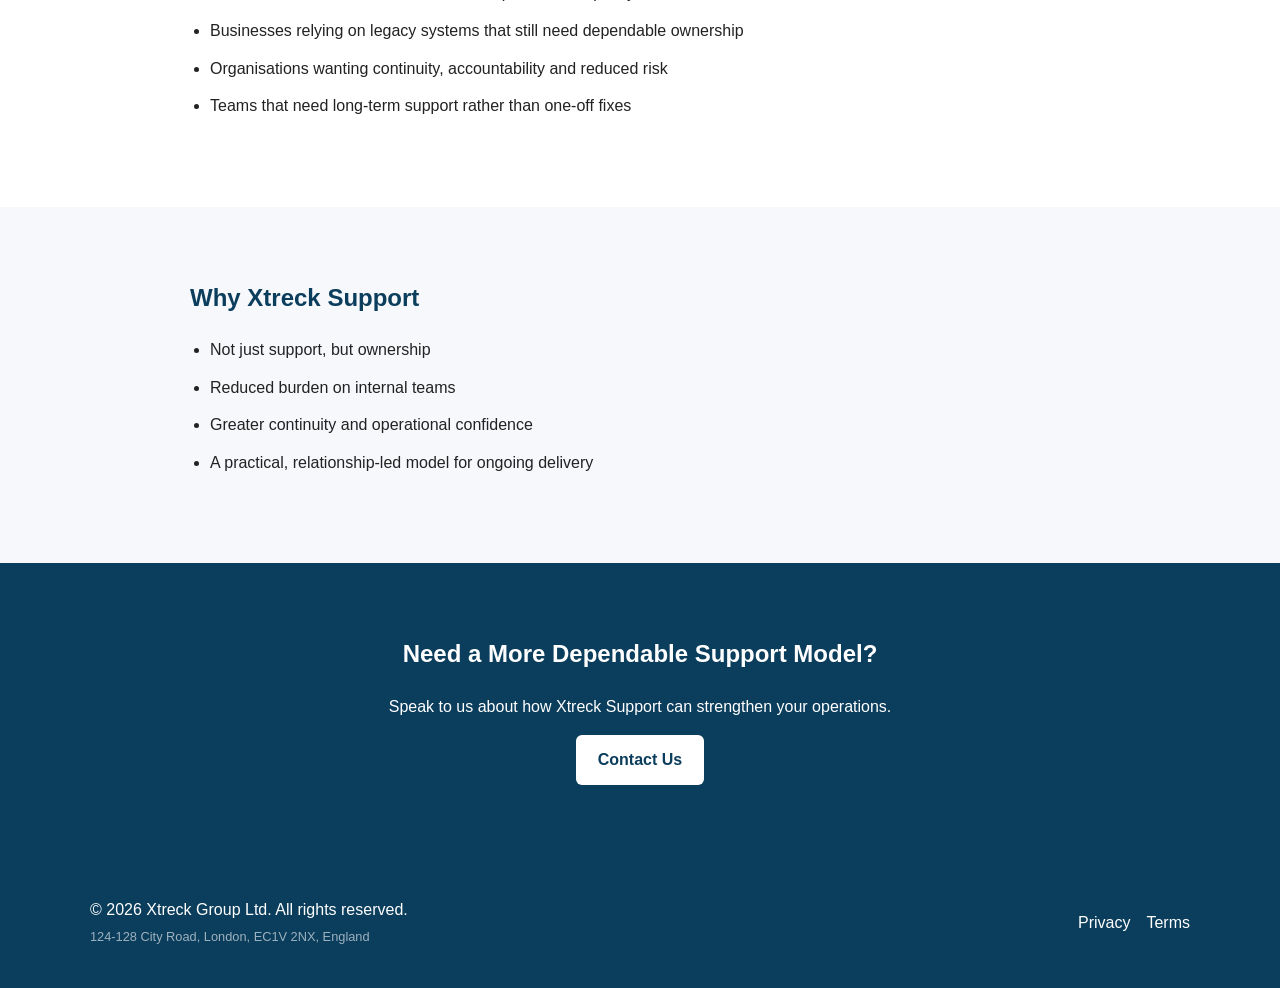
<file: xtreck-support.html>
<!DOCTYPE html>
<html lang="en">
<head>
  <meta charset="UTF-8" />
  <meta name="viewport" content="width=device-width, initial-scale=1.0" />
  <title>Xtreck Support | Xtreck Group</title>
  <meta
          name="description"
          content="Xtreck Support provides a complete ownership model for business systems and operations."
  />
  <link rel="stylesheet" href="assets/css/style.css" />
</head>
<body>
<header class="site-header">
  <div class="container header-inner">
    <a href="index.html" class="logo">Xtreck Group</a>
    <button class="nav-toggle" aria-label="Toggle navigation">☰</button>

    <nav class="site-nav">
      <a href="index.html">Home</a>
      <a href="about.html">About</a>
      <a href="xtreck-carbon.html">Xtreck Carbon</a>
      <a href="xtreck-support.html" class="active">Xtreck Support</a>
      <a href="contact.html">Contact</a>
    </nav>
  </div>
</header>

<main>
  <section class="hero hero-support">
    <div class="container">
      <span class="eyebrow">Xtreck Support</span>
      <h1>Complete Ownership of Your Business Operations</h1>
      <p class="hero-text">
        Xtreck Support provides a comprehensive ownership model for critical business
        systems, helping organisations maintain stability, continuity and performance.
      </p>
      <p class="hero-subtext">
        We take responsibility for supporting, maintaining and improving operationally
        important systems so your business can focus on growth with confidence.
      </p>
      <div class="hero-actions">
        <a class="btn btn-primary" href="contact.html">Talk to Us</a>
        <a class="btn btn-secondary" href="#what-we-do">Explore Services</a>
      </div>
    </div>
  </section>

  <section class="section" id="what-we-do">
    <div class="container narrow">
      <h2>What We Do</h2>
      <p>
        Xtreck Support is more than a reactive support service. It is a structured,
        long-term ownership model for the systems and processes your business depends on.
      </p>
      <p>
        We work with organisations that need dependable operational support, continuity
        across legacy and modern systems, and a partner that can take responsibility for
        ongoing stability and improvement.
      </p>
    </div>
  </section>

  <section class="section alt-section">
    <div class="container narrow">
      <h2>Key Capabilities</h2>
      <div class="feature-grid">
        <div class="feature-card">
          <h3>System ownership</h3>
          <p>End-to-end responsibility for critical business systems and processes.</p>
        </div>
        <div class="feature-card">
          <h3>Maintenance and optimisation</h3>
          <p>Ongoing support to maintain performance and reduce operational disruption.</p>
        </div>
        <div class="feature-card">
          <h3>Business continuity</h3>
          <p>Helping reduce risk and strengthen resilience across day-to-day operations.</p>
        </div>
        <div class="feature-card">
          <h3>Long-term partnership</h3>
          <p>A dependable support model built around continuity and trust.</p>
        </div>
      </div>
    </div>
  </section>

  <section class="section">
    <div class="container narrow">
      <h2>Who It Is For</h2>
      <ul class="styled-list">
        <li>SMEs with limited in-house technical or operational capacity</li>
        <li>Businesses relying on legacy systems that still need dependable ownership</li>
        <li>Organisations wanting continuity, accountability and reduced risk</li>
        <li>Teams that need long-term support rather than one-off fixes</li>
      </ul>
    </div>
  </section>

  <section class="section alt-section">
    <div class="container narrow">
      <h2>Why Xtreck Support</h2>
      <ul class="styled-list">
        <li>Not just support, but ownership</li>
        <li>Reduced burden on internal teams</li>
        <li>Greater continuity and operational confidence</li>
        <li>A practical, relationship-led model for ongoing delivery</li>
      </ul>
    </div>
  </section>

  <section class="section cta-section">
    <div class="container narrow text-center">
      <h2>Need a More Dependable Support Model?</h2>
      <p>
        Speak to us about how Xtreck Support can strengthen your operations.
      </p>
      <a class="btn btn-primary" href="contact.html">Contact Us</a>
    </div>
  </section>
</main>

<footer class="site-footer">
  <div class="container footer-inner">
    <p>© 2026 Xtreck Group Ltd. All rights reserved.<br />
      <small>124-128 City Road, London, EC1V 2NX, England</small></p>
    <div class="footer-links">
      <a href="privacy.html">Privacy</a>
      <a href="terms.html">Terms</a>
    </div>
  </div>
</footer>

<script src="assets/js/main.js"></script>
</body>
</html>
</file>
<file: assets/css/style.css>
* {
  box-sizing: border-box;
}

html {
  scroll-behavior: smooth;
}

body {
  margin: 0;
  font-family: Arial, Helvetica, sans-serif;
  line-height: 1.6;
  color: #222;
  background: #ffffff;
}

a {
  color: inherit;
  text-decoration: none;
}

img {
  max-width: 100%;
  display: block;
}

.container {
  width: min(1100px, calc(100% - 40px));
  margin: 0 auto;
}

.narrow {
  max-width: 900px;
}

.site-header {
  background: #0b3d5c;
  color: #ffffff;
  position: sticky;
  top: 0;
  z-index: 50;
}

.header-inner {
  display: flex;
  align-items: center;
  justify-content: space-between;
  min-height: 78px;
  gap: 20px;
}

.logo {
  font-size: 1.15rem;
  font-weight: 700;
}

.site-nav {
  display: flex;
  align-items: center;
  gap: 22px;
}

.site-nav a {
  color: #ffffff;
  font-weight: 700;
  font-size: 0.95rem;
}

.site-nav a.active {
  color: #9ee6ff;
}

.nav-toggle {
  display: none;
  border: 0;
  background: transparent;
  color: #ffffff;
  font-size: 1.6rem;
  cursor: pointer;
}

.hero {
  padding: 90px 0 80px;
  text-align: center;
}

.hero-home,
.hero-carbon,
.hero-support {
  background: linear-gradient(135deg, #0b3d5c 0%, #0f5d7a 100%);
  color: #ffffff;
}

.page-hero {
  background: #f6f8fb;
  padding: 70px 0 40px;
}

.eyebrow {
  display: inline-block;
  margin-bottom: 14px;
  padding: 6px 12px;
  border-radius: 999px;
  background: rgba(255, 255, 255, 0.14);
  color: #ffffff;
  font-size: 0.85rem;
  font-weight: 700;
  letter-spacing: 0.04em;
  text-transform: uppercase;
}

.eyebrow.dark {
  background: #dbeafe;
  color: #0b3d5c;
}

.hero h1,
.page-hero h1 {
  margin: 0 0 16px;
  font-size: 2.8rem;
  line-height: 1.15;
}

.hero-text {
  font-size: 1.15rem;
  margin: 0 auto 12px;
  max-width: 780px;
}

.hero-subtext {
  max-width: 860px;
  margin: 0 auto 26px;
  color: rgba(255, 255, 255, 0.92);
}

.page-hero p {
  max-width: 760px;
  margin: 0;
  color: #374151;
}

.hero-actions {
  display: flex;
  gap: 14px;
  flex-wrap: wrap;
  justify-content: center;
}

.btn {
  display: inline-block;
  padding: 12px 22px;
  border-radius: 6px;
  font-weight: 700;
  transition: 0.2s ease;
}

.btn-primary {
  background: #ffffff;
  color: #0b3d5c;
}

.btn-primary:hover {
  opacity: 0.92;
}

.btn-secondary {
  background: transparent;
  color: #ffffff;
  border: 1px solid rgba(255, 255, 255, 0.45);
}

.btn-secondary:hover {
  background: rgba(255, 255, 255, 0.08);
}

.text-link {
  display: inline-block;
  margin-top: 10px;
  color: #0b3d5c;
  font-weight: 700;
}

.section {
  padding: 72px 0;
}

.alt-section {
  background: #f6f8fb;
}

.section-heading {
  margin-bottom: 28px;
}

.section-heading h2,
.section h2,
.legal-copy h2 {
  margin-top: 0;
  color: #0b3d5c;
}

.feature-grid,
.steps-grid,
.contact-grid {
  display: grid;
  gap: 22px;
}

.feature-grid {
  grid-template-columns: repeat(2, minmax(0, 1fr));
}

.steps-grid {
  grid-template-columns: repeat(3, minmax(0, 1fr));
}

.contact-grid {
  grid-template-columns: 1fr 1fr;
  align-items: start;
}

.feature-card,
.step-card,
.contact-card {
  background: #ffffff;
  border: 1px solid #e5e7eb;
  border-radius: 16px;
  padding: 24px;
  box-shadow: 0 10px 30px rgba(15, 23, 42, 0.05);
}

.feature-card h3,
.step-card h3 {
  margin-top: 0;
  margin-bottom: 10px;
  color: #0b3d5c;
}

.step-number {
  display: inline-block;
  margin-bottom: 12px;
  font-weight: 700;
  color: #0b3d5c;
  font-size: 0.9rem;
  letter-spacing: 0.08em;
}

.styled-list {
  padding-left: 20px;
}

.styled-list li {
  margin-bottom: 12px;
}

.contact-form {
  display: grid;
  gap: 12px;
}

.contact-form label {
  font-weight: 700;
  color: #0b3d5c;
}

.contact-form input,
.contact-form select,
.contact-form textarea {
  width: 100%;
  padding: 12px 14px;
  border: 1px solid #d1d5db;
  border-radius: 8px;
  font: inherit;
  background: #ffffff;
}

.contact-form textarea {
  resize: vertical;
}

.cta-section {
  background: #0b3d5c;
  color: #ffffff;
}

.cta-section h2,
.cta-section p {
  color: #ffffff;
}

.text-center {
  text-align: center;
}

.site-footer {
  background: #0b3d5c;
  color: #ffffff;
  padding: 24px 0;
}

.footer-inner {
  display: flex;
  justify-content: space-between;
  align-items: center;
  gap: 16px;
  flex-wrap: wrap;
}

.footer-links {
  display: flex;
  gap: 16px;
}

.site-footer small {
  font-size: 0.8rem;
  opacity: 0.6;
}

.legal-copy p {
  margin-bottom: 18px;
}

/* Testimonial */
blockquote {
  margin: 24px auto 0;
  max-width: 640px;
  border-left: 4px solid #0b3d5c;
  padding: 20px 28px;
  background: #ffffff;
  border-radius: 0 12px 12px 0;
  box-shadow: 0 10px 30px rgba(15, 23, 42, 0.05);
}

blockquote {
  text-align: left;
}

blockquote p {
  font-style: italic;
  font-size: 1.05rem;
  line-height: 1.8;
  color: #374151;
  margin: 0 0 14px;
}

blockquote p::before {
  content: '\201C';
  font-size: 2rem;
  color: #0b3d5c;
  opacity: 0.15;
  line-height: 0;
  vertical-align: -0.45em;
  margin-right: 4px;
}

blockquote cite {
  display: block;
  font-style: normal;
  font-weight: 700;
  font-size: 0.9rem;
  color: #0b3d5c;
}

blockquote cite a {
  color: #0f5d7a;
  text-decoration: underline;
}

blockquote cite a:hover {
  opacity: 0.8;
}

@media (max-width: 900px) {
  .feature-grid,
  .steps-grid,
  .contact-grid {
    grid-template-columns: 1fr;
  }
}

@media (max-width: 768px) {
  .nav-toggle {
    display: block;
  }

  .site-nav {
    display: none;
    position: absolute;
    top: 78px;
    right: 20px;
    left: 20px;
    background: #0b3d5c;
    flex-direction: column;
    align-items: flex-start;
    padding: 18px;
    border-radius: 12px;
    box-shadow: 0 10px 30px rgba(0, 0, 0, 0.2);
  }

  .site-nav.open {
    display: flex;
  }

  .hero,
  .page-hero {
    padding-top: 60px;
    padding-bottom: 50px;
  }

  .hero h1,
  .page-hero h1 {
    font-size: 2rem;
  }

  .container {
    width: min(100% - 24px, 1100px);
  }
}
</file>
